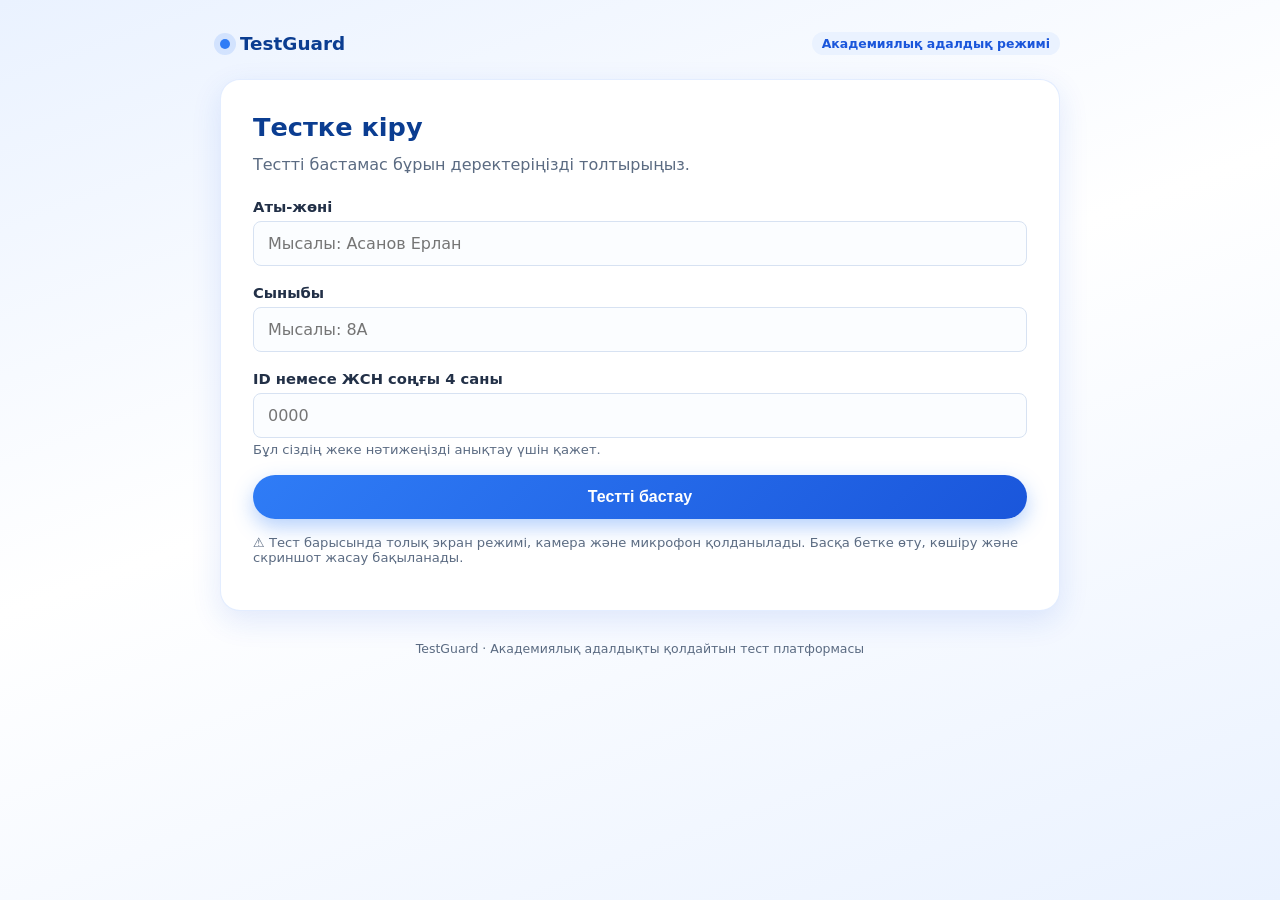
<file: index.html>
<!DOCTYPE html>
<html lang="kk">
<head>
  <meta charset="UTF-8" />
  <meta name="viewport" content="width=device-width, initial-scale=1.0, maximum-scale=1.0, user-scalable=no" />
  <title>TestGuard — Онлайн тест платформасы</title>
  <link rel="stylesheet" href="style.css" />
</head>
<body oncontextmenu="return false;">

  <div class="app-shell">
    <div class="topbar">
      <div class="brand"><span class="dot"></span> TestGuard</div>
      <span class="badge badge-blue">Академиялық адалдық режимі</span>
    </div>

    <!-- ====================== КІРУ ЭКРАНЫ ====================== -->
    <section id="screenLogin" class="screen card">
      <h1>Тестке кіру</h1>
      <p class="subtitle">Тестті бастамас бұрын деректеріңізді толтырыңыз.</p>

      <form id="loginForm">
        <div class="field">
          <label for="inputFullName">Аты-жөні</label>
          <input type="text" id="inputFullName" placeholder="Мысалы: Асанов Ерлан" required />
        </div>
        <div class="field">
          <label for="inputGrade">Сыныбы</label>
          <input type="text" id="inputGrade" placeholder="Мысалы: 8А" required />
        </div>
        <div class="field">
          <label for="inputIdLast4">ID немесе ЖСН соңғы 4 саны</label>
          <input type="text" id="inputIdLast4" maxlength="4" inputmode="numeric" placeholder="0000" required />
          <div class="hint">Бұл сіздің жеке нәтижеңізді анықтау үшін қажет.</div>
        </div>

        <div id="loginError" class="hint" style="color:#ef4444; display:none;"></div>

        <button type="submit" id="btnStartTest" class="btn btn-primary btn-block">Тестті бастау</button>
      </form>

      <p class="hint" style="margin-top:16px;">
        ⚠️ Тест барысында толық экран режимі, камера және микрофон қолданылады.
        Басқа бетке өту, көшіру және скриншот жасау бақыланады.
      </p>
    </section>

    <!-- ====================== ҚАЙТА ТАПСЫРУҒА ТЫЙЫМ ====================== -->
    <section id="screenAlreadySubmitted" class="screen card" style="display:none;">
      <h1>Сіз бұл тестті бұрын тапсырғансыз</h1>
      <p class="subtitle">Әр оқушы тестті тек бір рет тапсыра алады. Қате деп есептесеңіз, мұғаліміңізге хабарласыңыз.</p>
      <button id="btnRestartInfo" class="btn btn-secondary btn-block">Басты бетке оралу</button>
    </section>

    <!-- ====================== ТЕСТ ЭКРАНЫ ====================== -->
    <section id="screenQuiz" class="screen card" style="display:none;">
      <div class="quiz-header">
        <span id="questionCounter" class="question-counter">Сұрақ 1 / 10</span>
        <span id="timerDisplay" class="timer">⏱ 30:00</span>
      </div>
      <div class="progress-wrap"><div id="progressBar" class="progress-bar" style="width:0%"></div></div>

      <div id="questionText" class="question-text">Сұрақ мәтіні</div>
      <div id="answerList" class="answer-list"></div>

      <div class="nav-row">
        <button id="btnPrev" class="btn btn-secondary">← Алдыңғы</button>
        <button id="btnNext" class="btn btn-primary">Келесі →</button>
      </div>
    </section>

    <!-- ====================== НӘТИЖЕ ЭКРАНЫ ====================== -->
    <section id="screenResult" class="screen card" style="display:none;">
      <h1 style="text-align:center;">Тест аяқталды</h1>
      <p id="resultReason" class="subtitle" style="text-align:center;"></p>
      
      <div class="result-score" id="resultScore">0 / 0</div>
      <div class="result-percent" id="resultPercent">0%</div>

      <div class="result-grid">
        <div class="result-stat"><div class="num" id="resultCorrect">0</div><div class="label">Дұрыс</div></div>
        <div class="result-stat"><div class="num" id="resultWrong">0</div><div class="label">Қате</div></div>
        <div class="result-stat"><div class="num" id="resultDuration">0 мин</div><div class="label">Уақыт</div></div>
      </div>

      <p class="hint" style="text-align:center;">Нәтижеңіз мұғаліміңізге автоматты түрде жіберілді.</p>
      
      <button id="btnReviewMistakes" class="btn btn-secondary btn-block" style="margin-top: 16px;">Қатемен жұмыс жасау</button>
    </section>

    <!-- ====================== ҚАТЕМЕН ЖҰМЫС ЭКРАНЫ ====================== -->
    <section id="screenReview" class="screen card" style="display:none;">
      <h1 style="text-align:center;">Қатемен жұмыс</h1>
      <p class="subtitle" style="text-align:center;">Қай сұрақтан қате жібергеніңізді көре аласыз.</p>
      
      <div id="reviewList" style="margin-top: 20px; max-height: 50vh; overflow-y: auto; text-align: left; font-size: 14px;"></div>

      <button id="btnBackToResult" class="btn btn-primary btn-block" style="margin-top:20px;">Нәтижеге оралу</button>
    </section>
    
    <footer class="small-print">TestGuard · Академиялық адалдықты қолдайтын тест платформасы</footer>
  </div>

  <!-- Камера preview -->
  <div id="cameraPreview" class="camera-preview" style="display:none;">
    <video id="cameraPreviewVideo" autoplay muted playsinline></video>
    <div class="cam-label">Камера белсенді</div>
  </div>

  <!-- Ескерту overlay -->
  <div id="warningOverlay" class="warning-overlay">
    <div class="icon">⚠️</div>
    <h2 id="warningTitle">Ескерту</h2>
    <p id="warningText">Мәтін</p>
  </div>

  <!-- Скриншот блэкаут -->
  <div id="blackoutOverlay" class="blackout">
    <div id="blackoutText">Screenshot жасауға болмайды</div>
  </div>

  <!-- Негізгі script.js файлыңыз -->
  <script src="script.js"></script>

  <!-- ================= МҰҒАЛІМ БАПТАУЛАРЫН ТЕКСЕРУ КОДЫ ================= -->
  <script>
    const APPS_SCRIPT_URL = "https://script.google.com/macros/s/AKfycbwL7Xg4O1mTR_JhGkCUj4TXa6NywGPKjCA5nUtsHdx0X96wIGdLJ7vDZeqm_XKzR-OiVw/exec";

    document.addEventListener("DOMContentLoaded", () => {
      const loginForm = document.getElementById("loginForm");
      const btnStart = document.getElementById("btnStartTest");

      if (loginForm) {
        loginForm.addEventListener("submit", async function(e) {
          e.preventDefault(); // Форманың автоматты түрде өтіп кетуін тоқтатамыз

          const originalText = btnStart.textContent;
          btnStart.textContent = "Баптаулар тексерілуде...";
          btnStart.disabled = true;

          try {
            // 1. Гугл Таблицадан мұғалімнің баптауларын жүктеу
            const res = await fetch(`${APPS_SCRIPT_URL}?action=getSettings`);
            const settings = await res.json();
            const now = new Date();

            // 2. Тесттің басталу уақытын тексеру
            if (settings.startTime) {
              const startTime = new Date(settings.startTime);
              if (now < startTime) {
                alert(`⚠️ Тест әлі ашылған жоқ!\nТесттің басталу уақыты: ${startTime.toLocaleString()}`);
                resetBtn(originalText);
                return;
              }
            }

            // 3. Тесттің аяқталу уақытын (Дедлайн) тексеру
            if (settings.endTime) {
              const endTime = new Date(settings.endTime);
              if (now > endTime) {
                alert(`⛔️ Тест тапсыру уақыты өтіп кетті!\nЖабылу уақыты: ${endTime.toLocaleString()}`);
                resetBtn(originalText);
                return;
              }
            }

            // 4. ПИН-кодты тексеру
            if (settings.pin && settings.pin.trim() !== "") {
              const userPin = prompt("🔑 Мұғалім берген ПИН-кодты енгізіңіз:");
              if (userPin === null) {
                resetBtn(originalText);
                return; // Оқушы бас тартты
              }
              if (userPin.trim() !== settings.pin.trim()) {
                alert("❌ ПИН-код қате! Мұғалімнен дұрыс кодты сұраңыз.");
                resetBtn(originalText);
                return;
              }
            }

            // 5. Уақыт пен Өту балын глобалды сақтау
            if (settings.duration && parseInt(settings.duration) > 0) {
              window.testDurationSeconds = parseInt(settings.duration) * 60;
            }
            if (settings.passScore) {
              window.requiredPassScore = parseInt(settings.passScore);
            }

            // Барлық тексеріс дұрыс болса -> Кіру экранын жауып, тест экранын ашамыз
            document.getElementById("screenLogin").style.display = "none";
            document.getElementById("screenQuiz").style.display = "block";

            // Егер script.js ішінде арнайы тест бастайтын функция болса, шақырамыз
            if (typeof startQuiz === "function") startQuiz();
            if (typeof initQuiz === "function") initQuiz();

          } catch (err) {
            console.error("Баптауларды тексеру қатесі:", err);
            // Байланыс болмай қалса да тестке кіргізе беру (немесе alert беру)
            document.getElementById("screenLogin").style.display = "none";
            document.getElementById("screenQuiz").style.display = "block";
          } finally {
            resetBtn(originalText);
          }
        });
      }

      function resetBtn(text) {
        btnStart.textContent = text;
        btnStart.disabled = false;
      }
    });
  </script>
</body>
</html>
</file>
<file: style.css>
/* =========================================================
   TestGuard — негізгі стиль файлы
   Түс схемасы: көк + ақ, жеңіл градиент
   ========================================================= */

:root {
  --blue-900: #0b3d91;
  --blue-700: #1a56db;
  --blue-500: #2f7cf6;
  --blue-300: #8fb8ff;
  --blue-100: #eaf2ff;
  --white: #ffffff;
  --gray-600: #5b6b82;
  --gray-300: #d7e2f2;
  --red-500: #ef4444;
  --green-500: #22c55e;
  --amber-500: #f59e0b;
  --radius-lg: 20px;
  --radius-md: 14px;
  --radius-sm: 8px;
  --shadow-soft: 0 10px 30px rgba(26, 86, 219, 0.12);
  --shadow-hover: 0 16px 40px rgba(26, 86, 219, 0.2);
  --font-main: 'Segoe UI', 'Inter', system-ui, -apple-system, sans-serif;
}

* { box-sizing: border-box; }

html, body {
  margin: 0;
  padding: 0;
  font-family: var(--font-main);
  background: linear-gradient(160deg, var(--blue-100) 0%, var(--white) 45%, var(--blue-100) 100%);
  color: #16233b;
  min-height: 100vh;
  /* Мәтінді таңдауды бұғаттау (академиялық адалдық) */
  -webkit-user-select: none;
  -moz-user-select: none;
  user-select: none;
  -webkit-touch-callout: none;
}

/* Копирлеуге қорғалмаған элементтерге рұқсат (мыс. admin JSON өңдегіш) */
.allow-select, .allow-select * {
  -webkit-user-select: text;
  user-select: text;
}

img { -webkit-user-drag: none; user-drag: none; pointer-events: none; }

a { color: var(--blue-700); }

.app-shell {
  max-width: 880px;
  margin: 0 auto;
  padding: 32px 20px 60px;
}

/* ---------- Header ---------- */
.topbar {
  display: flex;
  align-items: center;
  justify-content: space-between;
  margin-bottom: 24px;
}
.brand {
  display: flex;
  align-items: center;
  gap: 10px;
  font-weight: 700;
  color: var(--blue-900);
  font-size: 1.15rem;
}
.brand .dot {
  width: 10px;
  height: 10px;
  border-radius: 50%;
  background: var(--blue-500);
  box-shadow: 0 0 0 6px rgba(47, 124, 246, 0.15);
}

/* ---------- Cards ---------- */
.card {
  background: var(--white);
  border-radius: var(--radius-lg);
  box-shadow: var(--shadow-soft);
  padding: 32px;
  animation: fadeSlideIn 0.5s ease both;
  border: 1px solid rgba(143, 184, 255, 0.25);
}

@keyframes fadeSlideIn {
  from { opacity: 0; transform: translateY(14px); }
  to { opacity: 1; transform: translateY(0); }
}

.card h1 {
  margin-top: 0;
  color: var(--blue-900);
  font-size: 1.6rem;
}

.card p.subtitle {
  color: var(--gray-600);
  margin-top: -8px;
  margin-bottom: 24px;
}

/* ---------- Forms ---------- */
.field {
  margin-bottom: 18px;
}
.field label {
  display: block;
  font-weight: 600;
  font-size: 0.92rem;
  margin-bottom: 6px;
  color: #223047;
}
.field input, .field select {
  width: 100%;
  padding: 12px 14px;
  border-radius: var(--radius-sm);
  border: 1.5px solid var(--gray-300);
  font-size: 1rem;
  font-family: inherit;
  transition: border-color 0.2s, box-shadow 0.2s;
  background: #fbfdff;
}
.field input:focus, .field select:focus {
  outline: none;
  border-color: var(--blue-500);
  box-shadow: 0 0 0 4px rgba(47, 124, 246, 0.15);
}

.hint {
  font-size: 0.82rem;
  color: var(--gray-600);
  margin-top: 4px;
}

/* ---------- Buttons ---------- */
.btn {
  display: inline-flex;
  align-items: center;
  justify-content: center;
  gap: 8px;
  padding: 13px 26px;
  border-radius: 999px;
  border: none;
  font-size: 1rem;
  font-weight: 600;
  cursor: pointer;
  transition: transform 0.15s ease, box-shadow 0.15s ease, background 0.2s;
}
.btn-primary {
  background: linear-gradient(135deg, var(--blue-500), var(--blue-700));
  color: var(--white);
  box-shadow: 0 8px 20px rgba(47, 124, 246, 0.35);
}
.btn-primary:hover { transform: translateY(-2px); box-shadow: 0 12px 26px rgba(47, 124, 246, 0.45); }
.btn-primary:active { transform: translateY(0); }
.btn-primary:disabled { opacity: 0.5; cursor: not-allowed; transform: none; box-shadow: none; }

.btn-secondary {
  background: var(--blue-100);
  color: var(--blue-700);
}
.btn-secondary:hover { background: #dbe9ff; transform: translateY(-1px); }

.btn-danger {
  background: #fde8e8;
  color: var(--red-500);
}
.btn-danger:hover { background: #fbd5d5; }

.btn-block { width: 100%; }

/* ---------- Quiz layout ---------- */
.quiz-header {
  display: flex;
  align-items: center;
  justify-content: space-between;
  gap: 16px;
  margin-bottom: 18px;
}

.timer {
  font-variant-numeric: tabular-nums;
  font-weight: 700;
  font-size: 1.1rem;
  color: var(--blue-700);
  background: var(--blue-100);
  padding: 8px 16px;
  border-radius: 999px;
  display: flex;
  align-items: center;
  gap: 8px;
}
.timer.warning { color: var(--red-500); background: #fde8e8; animation: pulse 1s infinite; }
@keyframes pulse { 0%,100% { opacity: 1; } 50% { opacity: 0.55; } }

.progress-wrap {
  background: var(--gray-300);
  border-radius: 999px;
  height: 10px;
  overflow: hidden;
  margin-bottom: 22px;
}
.progress-bar {
  height: 100%;
  background: linear-gradient(90deg, var(--blue-500), var(--blue-300));
  border-radius: 999px;
  transition: width 0.35s ease;
}

.question-counter {
  font-size: 0.85rem;
  color: var(--gray-600);
  margin-bottom: 6px;
  font-weight: 600;
  letter-spacing: 0.03em;
  text-transform: uppercase;
}

.question-text {
  font-size: 1.25rem;
  font-weight: 600;
  color: #16233b;
  margin-bottom: 22px;
  line-height: 1.45;
}

.answer-list {
  display: grid;
  gap: 12px;
}

.answer-option {
  display: flex;
  align-items: center;
  gap: 12px;
  padding: 14px 16px;
  border-radius: var(--radius-md);
  border: 1.5px solid var(--gray-300);
  cursor: pointer;
  transition: border-color 0.15s, background 0.15s, transform 0.1s;
  background: #fbfdff;
}
.answer-option:hover { border-color: var(--blue-500); background: var(--blue-100); }
.answer-option.selected {
  border-color: var(--blue-500);
  background: var(--blue-100);
  box-shadow: 0 0 0 3px rgba(47, 124, 246, 0.15);
}
.answer-option .bullet {
  width: 22px;
  height: 22px;
  border-radius: 50%;
  border: 2px solid var(--gray-300);
  flex-shrink: 0;
  display: flex;
  align-items: center;
  justify-content: center;
}
.answer-option.selected .bullet { border-color: var(--blue-500); background: var(--blue-500); }
.answer-option.selected .bullet::after {
  content: "";
  width: 8px;
  height: 8px;
  border-radius: 50%;
  background: white;
}

.nav-row {
  display: flex;
  justify-content: space-between;
  margin-top: 26px;
  gap: 12px;
}

/* ---------- Camera preview ---------- */
.camera-preview {
  position: fixed;
  top: 16px;
  right: 16px;
  width: 140px;
  height: 105px;
  border-radius: var(--radius-sm);
  overflow: hidden;
  box-shadow: var(--shadow-soft);
  border: 2px solid var(--blue-500);
  z-index: 9999;
  background: #000;
}
.camera-preview video { width: 100%; height: 100%; object-fit: cover; }
.camera-preview .cam-label {
  position: absolute;
  bottom: 0; left: 0; right: 0;
  background: rgba(11, 61, 145, 0.8);
  color: #fff;
  font-size: 0.65rem;
  text-align: center;
  padding: 2px 0;
}

/* ---------- Warning overlay ---------- */
.warning-overlay {
  position: fixed;
  inset: 0;
  background: rgba(11, 20, 40, 0.92);
  color: white;
  display: none;
  align-items: center;
  justify-content: center;
  flex-direction: column;
  gap: 16px;
  z-index: 99999;
  text-align: center;
  padding: 24px;
}
.warning-overlay.show { display: flex; }
.warning-overlay .icon { font-size: 3rem; }
.warning-overlay h2 { margin: 0; font-size: 1.4rem; }
.warning-overlay p { max-width: 420px; color: #cfe0ff; }

.blackout {
  position: fixed;
  inset: 0;
  background: #000;
  z-index: 999999;
  display: none;
  align-items: center;
  justify-content: center;
  color: #fff;
  font-size: 1.1rem;
  text-align: center;
}
.blackout.show { display: flex; }

/* ---------- Badges ---------- */
.badge {
  display: inline-flex;
  align-items: center;
  gap: 6px;
  padding: 4px 10px;
  border-radius: 999px;
  font-size: 0.78rem;
  font-weight: 600;
}
.badge-blue { background: var(--blue-100); color: var(--blue-700); }
.badge-red { background: #fde8e8; color: var(--red-500); }
.badge-green { background: #e7f9ee; color: var(--green-500); }
.badge-amber { background: #fef3e0; color: var(--amber-500); }

/* ---------- Result screen ---------- */
.result-score {
  font-size: 3.2rem;
  font-weight: 800;
  color: var(--blue-700);
  text-align: center;
  margin: 12px 0 0;
}
.result-percent {
  text-align: center;
  color: var(--gray-600);
  margin-bottom: 24px;
}
.result-grid {
  display: grid;
  grid-template-columns: repeat(3, 1fr);
  gap: 12px;
  margin: 20px 0;
}
.result-stat {
  background: var(--blue-100);
  border-radius: var(--radius-md);
  padding: 16px;
  text-align: center;
}
.result-stat .num { font-size: 1.4rem; font-weight: 700; color: var(--blue-900); }
.result-stat .label { font-size: 0.78rem; color: var(--gray-600); margin-top: 2px; }

/* ---------- Event log (admin) ---------- */
.log-line {
  font-family: 'Consolas', monospace;
  font-size: 0.78rem;
  padding: 4px 0;
  border-bottom: 1px dashed var(--gray-300);
  color: #445267;
}

footer.small-print {
  text-align: center;
  color: var(--gray-600);
  font-size: 0.78rem;
  margin-top: 30px;
}

/* Responsive */
@media (max-width: 600px) {
  .app-shell { padding: 18px 12px 40px; }
  .card { padding: 22px; }
  .result-grid { grid-template-columns: 1fr 1fr; }
  .camera-preview { width: 100px; height: 75px; }
}
</file>
